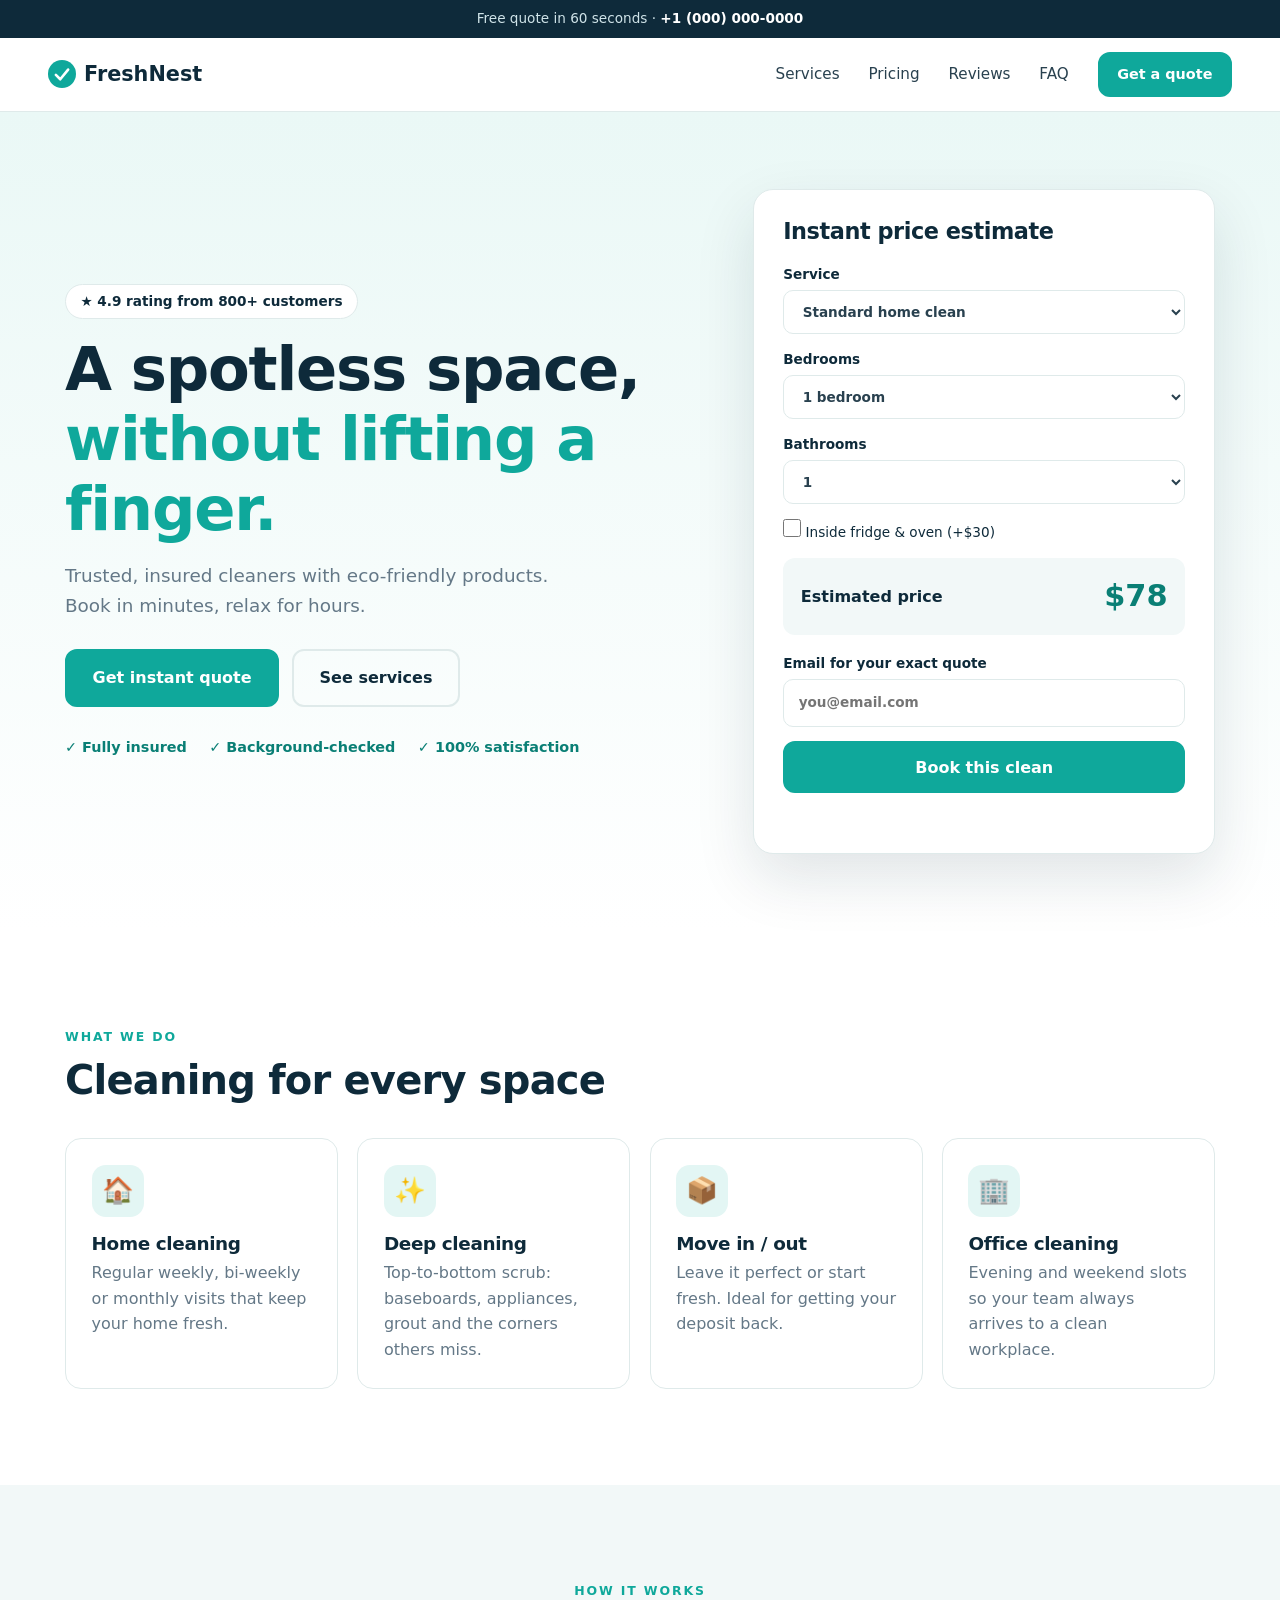
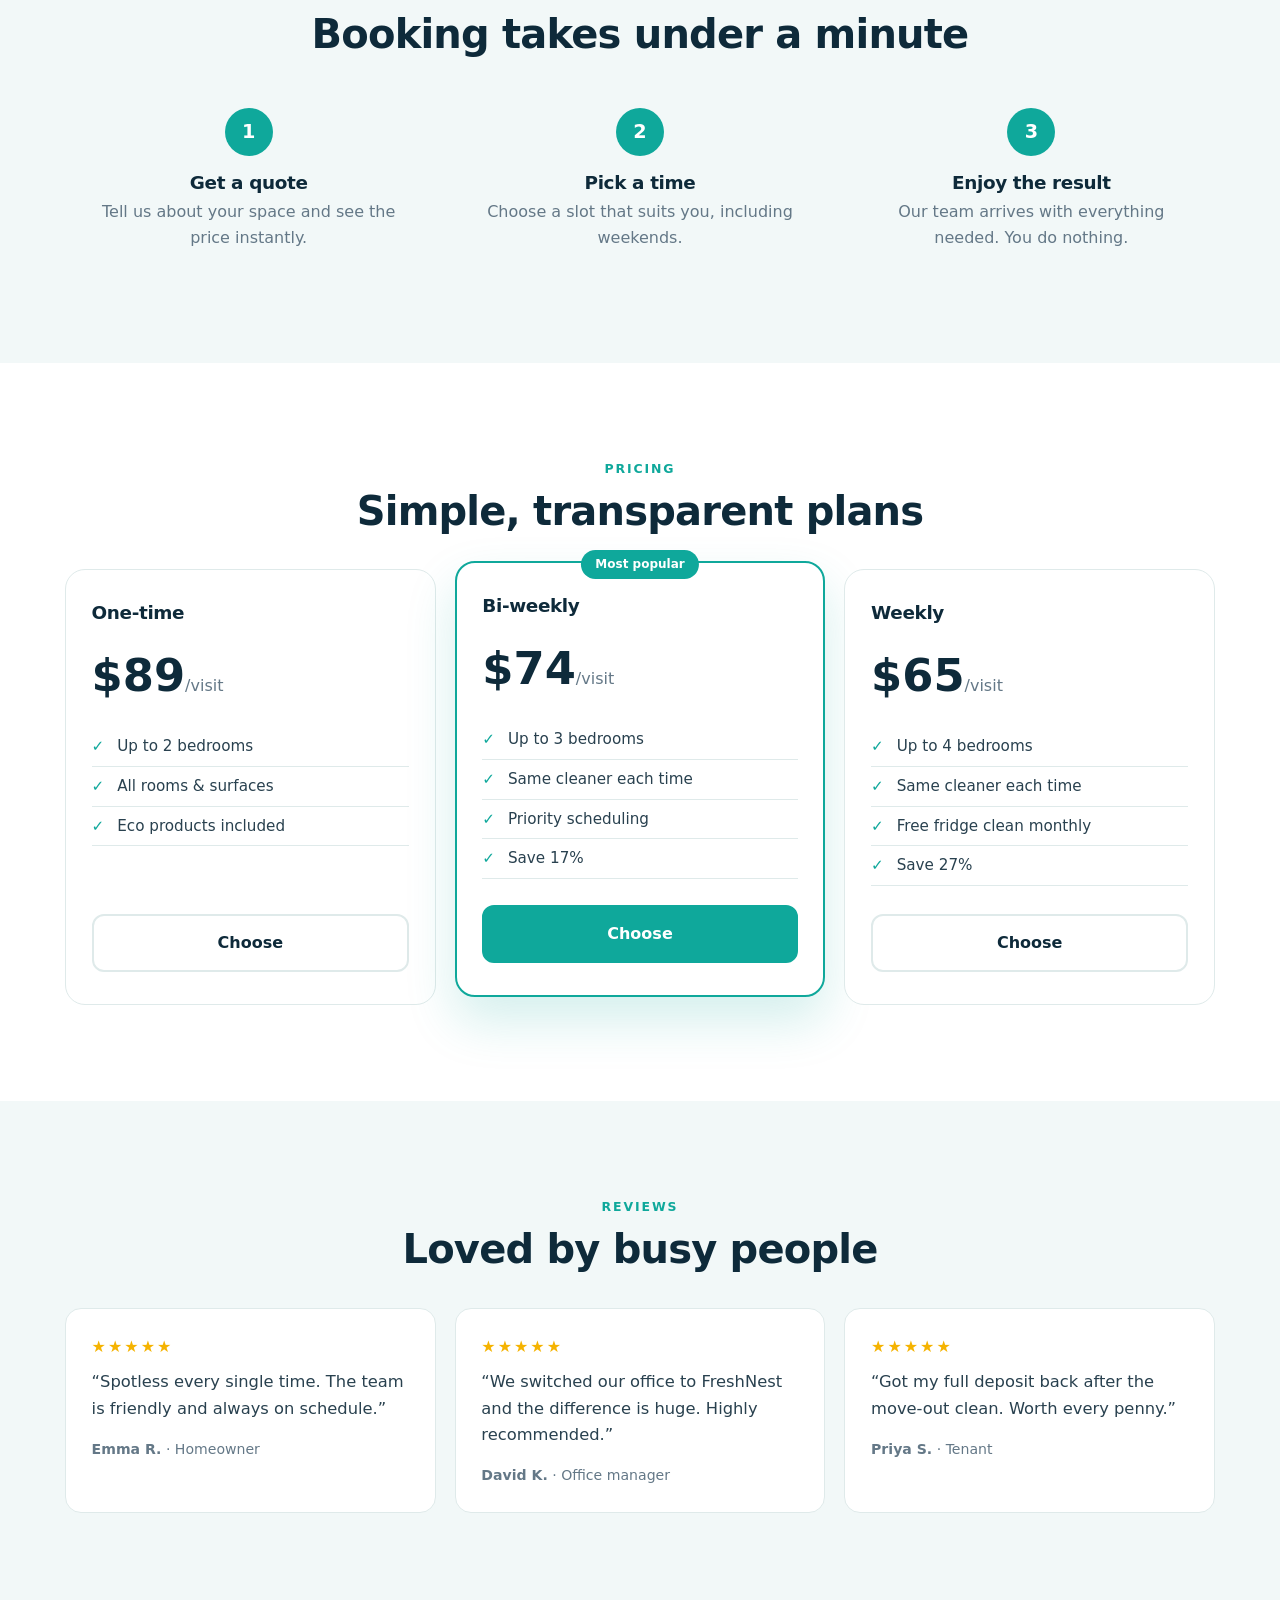
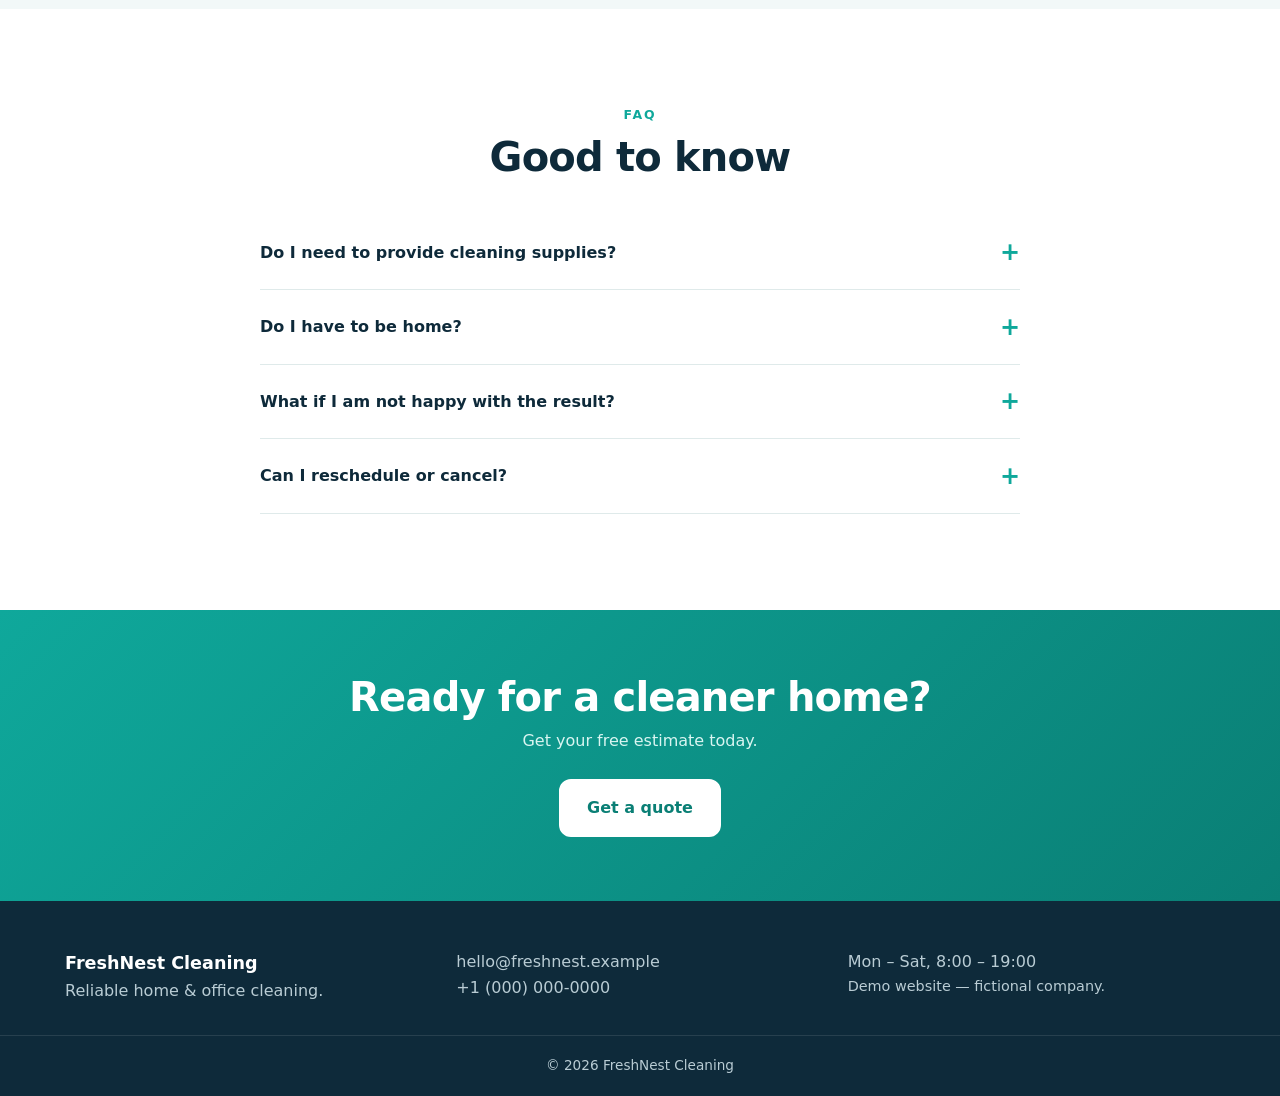
<file: demos/cleaning/index.html>
<!doctype html>
<html lang="en">
<head>
<meta charset="utf-8">
<meta name="viewport" content="width=device-width, initial-scale=1">
<title>FreshNest Cleaning | Home &amp; Office Cleaning Services</title>
<meta name="description" content="FreshNest provides reliable, eco-friendly home and office cleaning. Get an instant quote and book online in 60 seconds.">
<link rel="stylesheet" href="style.css">
</head>
<body>

<div class="topbar">Free quote in 60 seconds &middot; <a href="tel:+10000000000">+1 (000) 000-0000</a></div>

<header class="nav">
  <a class="logo" href="#">
    <svg width="28" height="28" viewBox="0 0 32 32" aria-hidden="true"><circle cx="16" cy="16" r="16" fill="#0fa89b"/><path d="M9 17l5 5 9-11" stroke="#fff" stroke-width="3" fill="none" stroke-linecap="round" stroke-linejoin="round"/></svg>
    FreshNest
  </a>
  <button class="burger" aria-label="Toggle menu" aria-expanded="false"><span></span><span></span></button>
  <nav id="main-nav">
    <a href="#services">Services</a>
    <a href="#pricing">Pricing</a>
    <a href="#reviews">Reviews</a>
    <a href="#faq">FAQ</a>
    <a class="btn btn-small" href="#quote">Get a quote</a>
  </nav>
</header>

<section class="hero">
  <div class="wrap hero-grid">
    <div>
      <span class="pill">&#9733; 4.9 rating from 800+ customers</span>
      <h1>A spotless space, <span class="hl">without lifting a finger.</span></h1>
      <p class="lead">Trusted, insured cleaners with eco-friendly products. Book in minutes, relax for hours.</p>
      <div class="hero-actions">
        <a class="btn" href="#quote">Get instant quote</a>
        <a class="btn btn-ghost" href="#services">See services</a>
      </div>
      <ul class="trust">
        <li>&#10003; Fully insured</li>
        <li>&#10003; Background-checked</li>
        <li>&#10003; 100% satisfaction</li>
      </ul>
    </div>

    <form class="quote-card" id="quote" novalidate>
      <h2>Instant price estimate</h2>
      <label>Service
        <select name="service" id="q-service">
          <option value="1">Standard home clean</option>
          <option value="1.5">Deep clean</option>
          <option value="1.3">Move-in / move-out</option>
          <option value="1.1">Office clean</option>
        </select>
      </label>
      <label>Bedrooms
        <select name="beds" id="q-beds">
          <option value="0">Studio</option>
          <option value="1" selected>1 bedroom</option>
          <option value="2">2 bedrooms</option>
          <option value="3">3 bedrooms</option>
          <option value="4">4+ bedrooms</option>
        </select>
      </label>
      <label>Bathrooms
        <select name="baths" id="q-baths">
          <option value="1">1</option><option value="2">2</option><option value="3">3+</option>
        </select>
      </label>
      <label class="check"><input type="checkbox" id="q-fridge"> Inside fridge &amp; oven (+$30)</label>
      <div class="estimate">
        <span>Estimated price</span>
        <strong id="q-total">$0</strong>
      </div>
      <label>Email for your exact quote
        <input type="email" name="email" required placeholder="you@email.com" autocomplete="email">
      </label>
      <button class="btn full" type="submit">Book this clean</button>
      <p class="form-msg" role="status" aria-live="polite"></p>
    </form>
  </div>
</section>

<section class="section" id="services">
  <div class="wrap">
    <p class="eyebrow">What we do</p>
    <h2>Cleaning for every space</h2>
    <div class="grid-4">
      <article class="service">
        <div class="icon">&#127968;</div>
        <h3>Home cleaning</h3>
        <p>Regular weekly, bi-weekly or monthly visits that keep your home fresh.</p>
      </article>
      <article class="service">
        <div class="icon">&#10024;</div>
        <h3>Deep cleaning</h3>
        <p>Top-to-bottom scrub: baseboards, appliances, grout and the corners others miss.</p>
      </article>
      <article class="service">
        <div class="icon">&#128230;</div>
        <h3>Move in / out</h3>
        <p>Leave it perfect or start fresh. Ideal for getting your deposit back.</p>
      </article>
      <article class="service">
        <div class="icon">&#127970;</div>
        <h3>Office cleaning</h3>
        <p>Evening and weekend slots so your team always arrives to a clean workplace.</p>
      </article>
    </div>
  </div>
</section>

<section class="section alt" id="how">
  <div class="wrap">
    <p class="eyebrow center">How it works</p>
    <h2 class="center">Booking takes under a minute</h2>
    <div class="steps">
      <div class="step"><span>1</span><h3>Get a quote</h3><p>Tell us about your space and see the price instantly.</p></div>
      <div class="step"><span>2</span><h3>Pick a time</h3><p>Choose a slot that suits you, including weekends.</p></div>
      <div class="step"><span>3</span><h3>Enjoy the result</h3><p>Our team arrives with everything needed. You do nothing.</p></div>
    </div>
  </div>
</section>

<section class="section" id="pricing">
  <div class="wrap">
    <p class="eyebrow center">Pricing</p>
    <h2 class="center">Simple, transparent plans</h2>
    <div class="plans">
      <div class="plan">
        <h3>One-time</h3>
        <p class="price">$89<span>/visit</span></p>
        <ul><li>Up to 2 bedrooms</li><li>All rooms &amp; surfaces</li><li>Eco products included</li></ul>
        <a class="btn btn-ghost full" href="#quote">Choose</a>
      </div>
      <div class="plan featured">
        <span class="badge">Most popular</span>
        <h3>Bi-weekly</h3>
        <p class="price">$74<span>/visit</span></p>
        <ul><li>Up to 3 bedrooms</li><li>Same cleaner each time</li><li>Priority scheduling</li><li>Save 17%</li></ul>
        <a class="btn full" href="#quote">Choose</a>
      </div>
      <div class="plan">
        <h3>Weekly</h3>
        <p class="price">$65<span>/visit</span></p>
        <ul><li>Up to 4 bedrooms</li><li>Same cleaner each time</li><li>Free fridge clean monthly</li><li>Save 27%</li></ul>
        <a class="btn btn-ghost full" href="#quote">Choose</a>
      </div>
    </div>
  </div>
</section>

<section class="section alt" id="reviews">
  <div class="wrap">
    <p class="eyebrow center">Reviews</p>
    <h2 class="center">Loved by busy people</h2>
    <div class="grid-3">
      <blockquote class="review"><p>&ldquo;Spotless every single time. The team is friendly and always on schedule.&rdquo;</p><footer><strong>Emma R.</strong> &middot; Homeowner</footer></blockquote>
      <blockquote class="review"><p>&ldquo;We switched our office to FreshNest and the difference is huge. Highly recommended.&rdquo;</p><footer><strong>David K.</strong> &middot; Office manager</footer></blockquote>
      <blockquote class="review"><p>&ldquo;Got my full deposit back after the move-out clean. Worth every penny.&rdquo;</p><footer><strong>Priya S.</strong> &middot; Tenant</footer></blockquote>
    </div>
  </div>
</section>

<section class="section" id="faq">
  <div class="wrap narrow">
    <p class="eyebrow center">FAQ</p>
    <h2 class="center">Good to know</h2>
    <details><summary>Do I need to provide cleaning supplies?</summary><p>No. Our team brings professional, eco-friendly products and equipment.</p></details>
    <details><summary>Do I have to be home?</summary><p>Not at all. Many clients leave a key or access code. All our cleaners are background-checked and insured.</p></details>
    <details><summary>What if I am not happy with the result?</summary><p>Tell us within 24 hours and we will re-clean the problem areas for free.</p></details>
    <details><summary>Can I reschedule or cancel?</summary><p>Yes, free of charge up to 24 hours before your appointment.</p></details>
  </div>
</section>

<section class="cta">
  <div class="wrap center">
    <h2>Ready for a cleaner home?</h2>
    <p>Get your free estimate today.</p>
    <a class="btn btn-white" href="#quote">Get a quote</a>
  </div>
</section>

<footer class="footer">
  <div class="wrap footer-grid">
    <div><strong>FreshNest Cleaning</strong><p>Reliable home &amp; office cleaning.</p></div>
    <div><p>hello@freshnest.example</p><p>+1 (000) 000-0000</p></div>
    <div><p>Mon &ndash; Sat, 8:00 &ndash; 19:00</p><p class="muted">Demo website &mdash; fictional company.</p></div>
  </div>
  <p class="copy">&copy; <span id="year"></span> FreshNest Cleaning</p>
</footer>

<script src="script.js"></script>
</body>
</html>
</file>
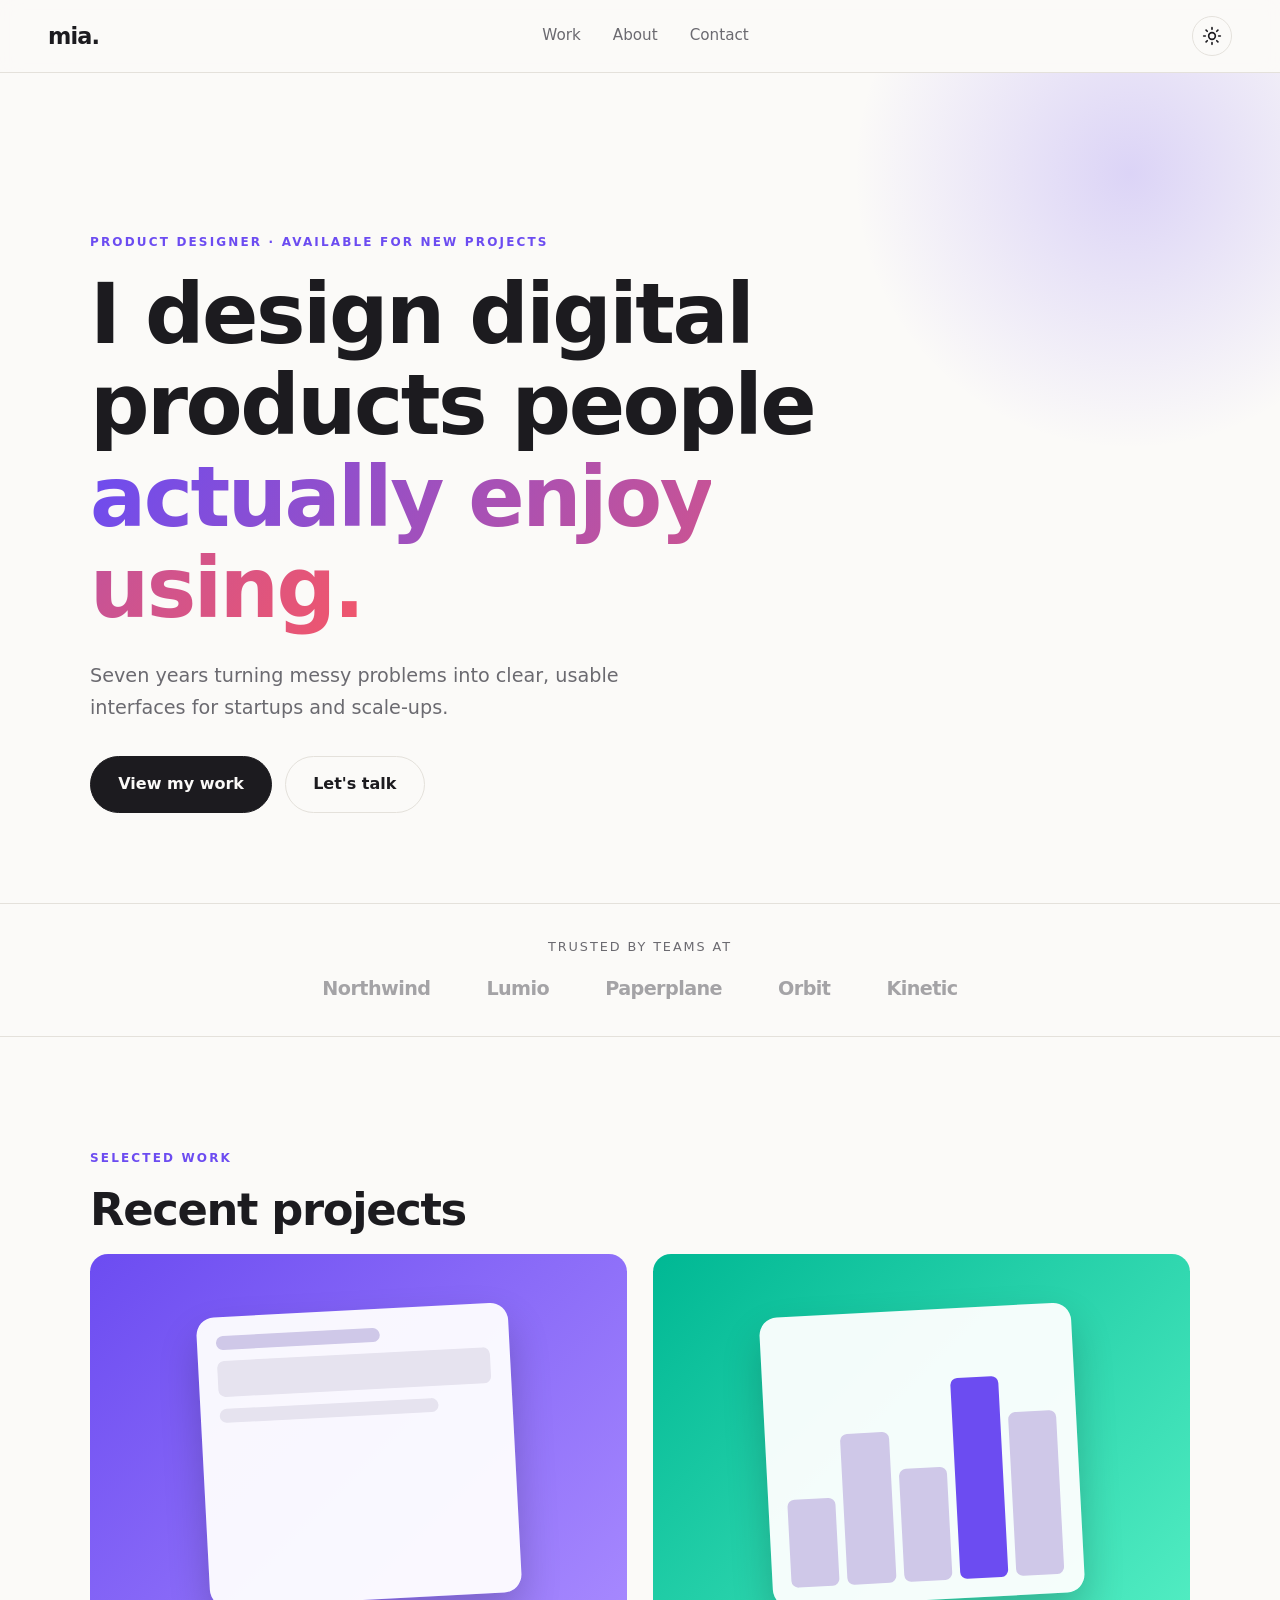
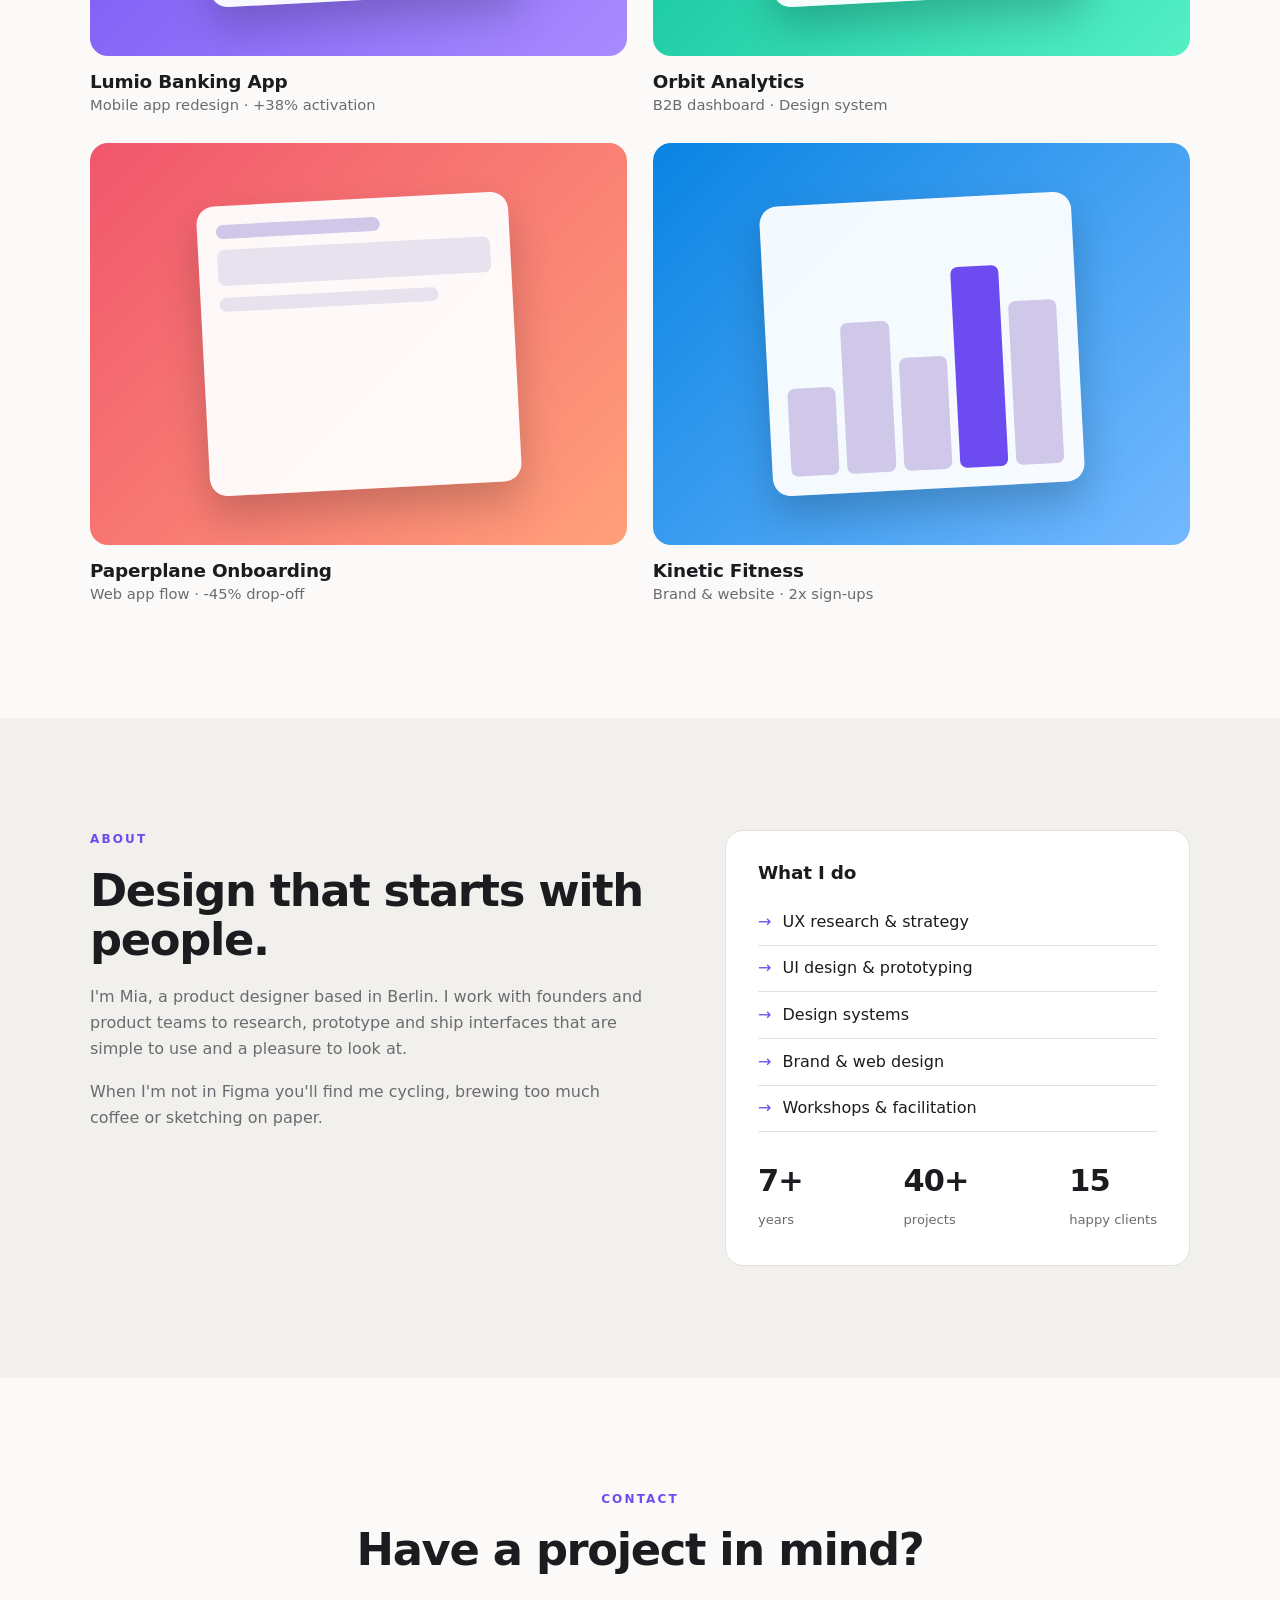
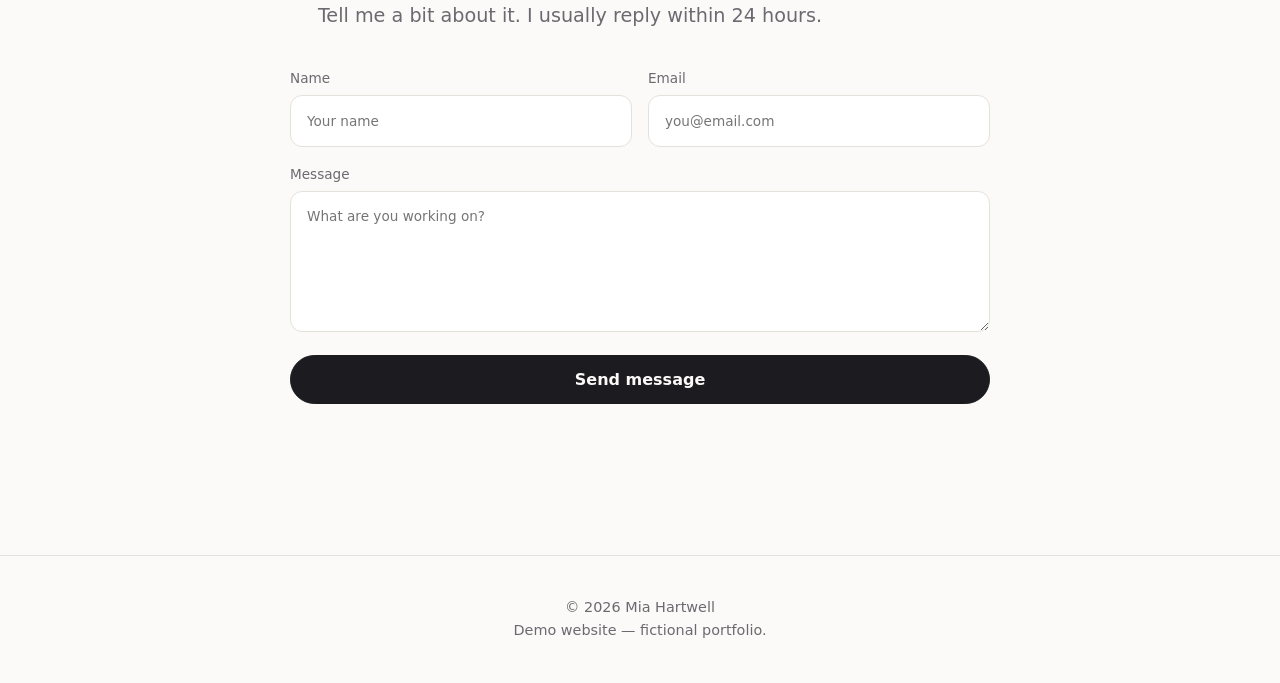
<file: demos/portfolio/index.html>
<!doctype html>
<html lang="en">
<head>
<meta charset="utf-8">
<meta name="viewport" content="width=device-width, initial-scale=1">
<title>Mia Hartwell | Product Designer</title>
<meta name="description" content="Portfolio of Mia Hartwell, product designer crafting clear, human-centered digital products.">
<link rel="stylesheet" href="style.css">
</head>
<body>

<header class="nav">
  <a class="logo" href="#top">mia.</a>
  <nav id="site-nav">
    <a href="#work">Work</a>
    <a href="#about">About</a>
    <a href="#contact">Contact</a>
  </nav>
  <div class="nav-right">
    <button class="theme" id="theme-toggle" aria-label="Toggle dark mode">
      <svg class="sun" width="20" height="20" viewBox="0 0 24 24" fill="none" stroke="currentColor" stroke-width="2" stroke-linecap="round"><circle cx="12" cy="12" r="4"/><path d="M12 2v2M12 20v2M4.9 4.9l1.4 1.4M17.7 17.7l1.4 1.4M2 12h2M20 12h2M4.9 19.1l1.4-1.4M17.7 6.3l1.4-1.4"/></svg>
      <svg class="moon" width="20" height="20" viewBox="0 0 24 24" fill="none" stroke="currentColor" stroke-width="2" stroke-linecap="round" stroke-linejoin="round"><path d="M21 12.8A9 9 0 1 1 11.2 3a7 7 0 0 0 9.8 9.8z"/></svg>
    </button>
    <button class="burger" aria-label="Toggle menu" aria-expanded="false"><span></span><span></span></button>
  </div>
</header>

<main id="top">
  <section class="hero">
    <div class="wrap">
      <p class="eyebrow reveal">Product designer &middot; Available for new projects</p>
      <h1 class="reveal">I design digital products people <span class="grad">actually enjoy using.</span></h1>
      <p class="lead reveal">Seven years turning messy problems into clear, usable interfaces for startups and scale-ups.</p>
      <div class="hero-actions reveal">
        <a class="btn" href="#work">View my work</a>
        <a class="btn btn-ghost" href="#contact">Let's talk</a>
      </div>
    </div>
  </section>

  <section class="logos">
    <div class="wrap">
      <p>Trusted by teams at</p>
      <div class="logo-row"><span>Northwind</span><span>Lumio</span><span>Paperplane</span><span>Orbit</span><span>Kinetic</span></div>
    </div>
  </section>

  <section class="section" id="work">
    <div class="wrap">
      <div class="head">
        <p class="eyebrow">Selected work</p>
        <h2>Recent projects</h2>
      </div>
      <div class="projects">
        <a class="project reveal" href="#contact">
          <div class="thumb t1"><div class="mock"><i></i><i></i><i></i></div></div>
          <div class="meta"><h3>Lumio Banking App</h3><p>Mobile app redesign &middot; +38% activation</p></div>
        </a>
        <a class="project reveal" href="#contact">
          <div class="thumb t2"><div class="mock chart"><i></i><i></i><i></i><i></i><i></i></div></div>
          <div class="meta"><h3>Orbit Analytics</h3><p>B2B dashboard &middot; Design system</p></div>
        </a>
        <a class="project reveal" href="#contact">
          <div class="thumb t3"><div class="mock"><i></i><i></i><i></i></div></div>
          <div class="meta"><h3>Paperplane Onboarding</h3><p>Web app flow &middot; -45% drop-off</p></div>
        </a>
        <a class="project reveal" href="#contact">
          <div class="thumb t4"><div class="mock chart"><i></i><i></i><i></i><i></i><i></i></div></div>
          <div class="meta"><h3>Kinetic Fitness</h3><p>Brand &amp; website &middot; 2x sign-ups</p></div>
        </a>
      </div>
    </div>
  </section>

  <section class="section alt" id="about">
    <div class="wrap about">
      <div>
        <p class="eyebrow">About</p>
        <h2>Design that starts with people.</h2>
        <p>I'm Mia, a product designer based in Berlin. I work with founders and product teams to research, prototype and ship interfaces that are simple to use and a pleasure to look at.</p>
        <p>When I'm not in Figma you'll find me cycling, brewing too much coffee or sketching on paper.</p>
      </div>
      <div class="skills">
        <h3>What I do</h3>
        <ul>
          <li>UX research &amp; strategy</li>
          <li>UI design &amp; prototyping</li>
          <li>Design systems</li>
          <li>Brand &amp; web design</li>
          <li>Workshops &amp; facilitation</li>
        </ul>
        <div class="stats">
          <div><strong>7+</strong><span>years</span></div>
          <div><strong>40+</strong><span>projects</span></div>
          <div><strong>15</strong><span>happy clients</span></div>
        </div>
      </div>
    </div>
  </section>

  <section class="section" id="contact">
    <div class="wrap narrow">
      <p class="eyebrow center">Contact</p>
      <h2 class="center">Have a project in mind?</h2>
      <p class="center lead">Tell me a bit about it. I usually reply within 24 hours.</p>
      <form class="form" id="contact-form" novalidate>
        <div class="row">
          <label>Name<input type="text" name="name" required placeholder="Your name" autocomplete="name"></label>
          <label>Email<input type="email" name="email" required placeholder="you@email.com" autocomplete="email"></label>
        </div>
        <label>Message<textarea name="message" rows="5" required placeholder="What are you working on?"></textarea></label>
        <button class="btn full" type="submit">Send message</button>
        <p class="form-msg" role="status" aria-live="polite"></p>
      </form>
    </div>
  </section>
</main>

<footer class="footer">
  <p>&copy; <span id="year"></span> Mia Hartwell</p>
  <p class="muted">Demo website &mdash; fictional portfolio.</p>
</footer>

<script src="script.js"></script>
</body>
</html>
</file>
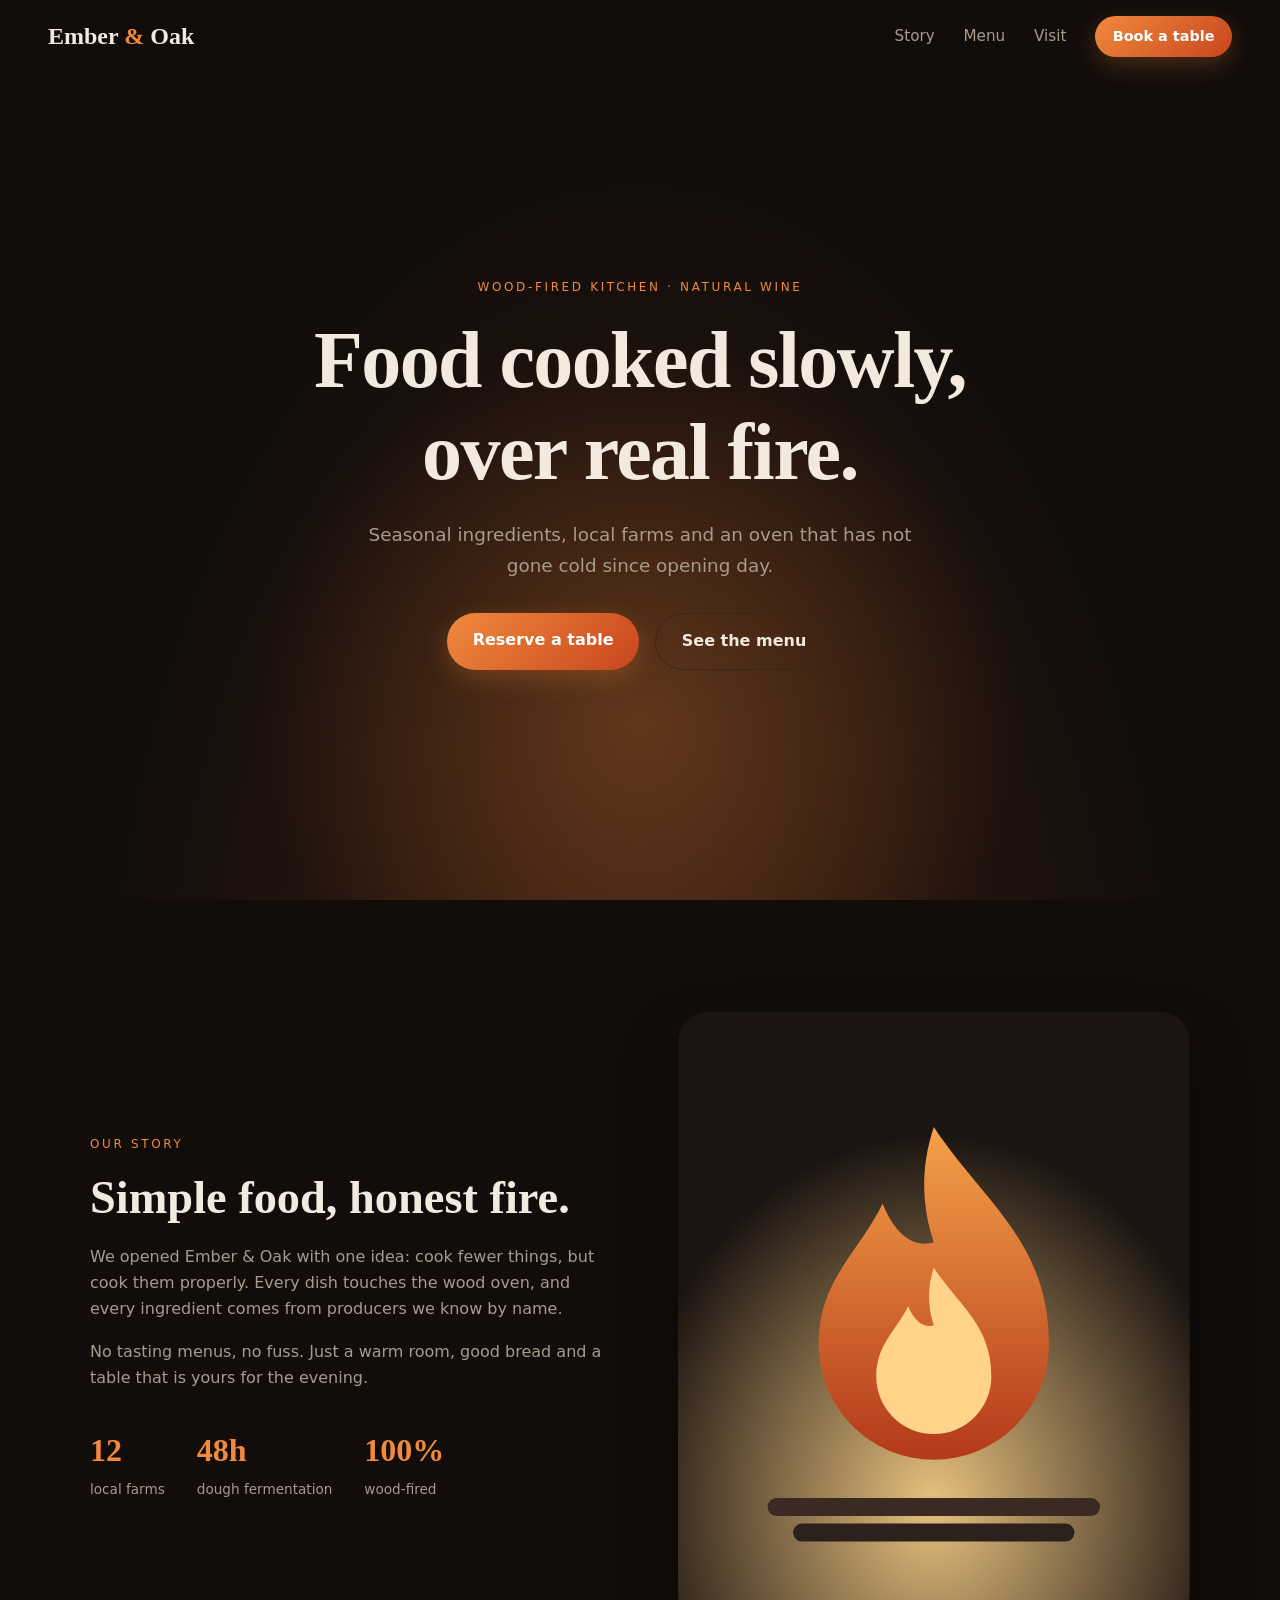
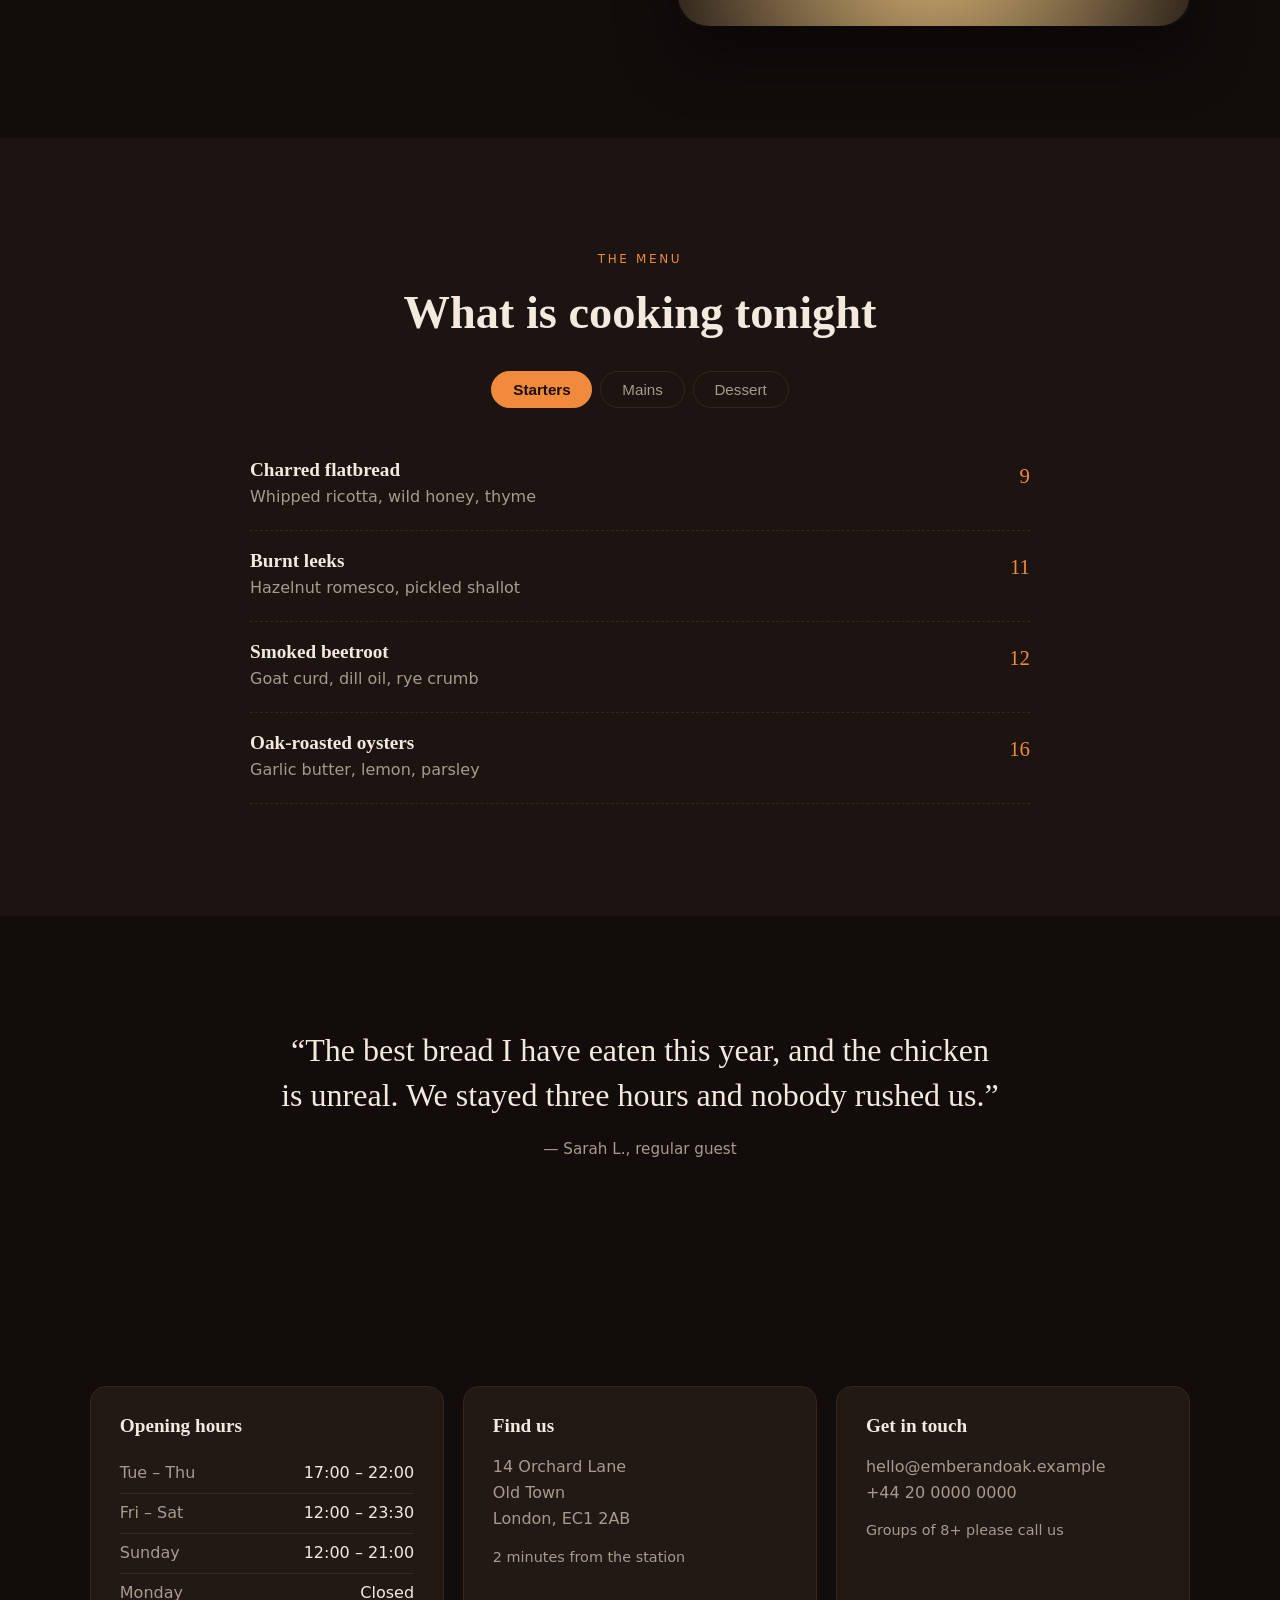
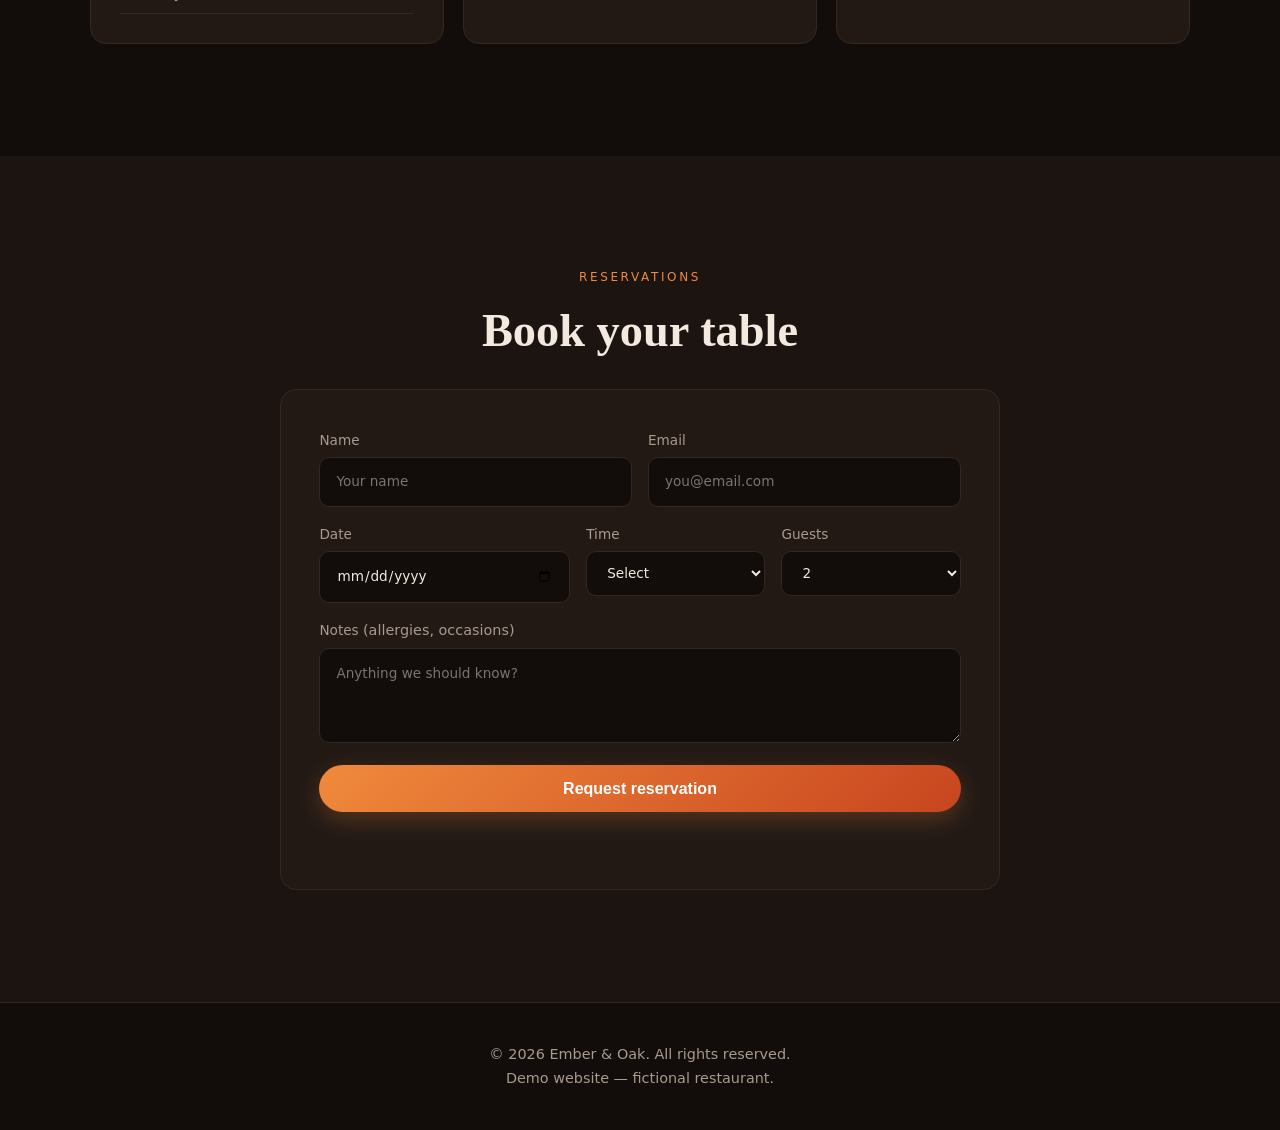
<file: demos/restaurant/index.html>
<!doctype html>
<html lang="en">
<head>
<meta charset="utf-8">
<meta name="viewport" content="width=device-width, initial-scale=1">
<title>Ember &amp; Oak | Wood-Fired Kitchen</title>
<meta name="description" content="Ember &amp; Oak is a wood-fired kitchen serving seasonal dishes, natural wine and slow evenings. Book your table online.">
<link rel="stylesheet" href="style.css">
</head>
<body>

<header class="nav" id="top">
  <a class="logo" href="#top">Ember <span>&amp;</span> Oak</a>
  <button class="burger" aria-label="Toggle menu" aria-expanded="false"><span></span><span></span></button>
  <nav id="menu-nav">
    <a href="#about">Story</a>
    <a href="#menu">Menu</a>
    <a href="#visit">Visit</a>
    <a class="btn btn-small" href="#book">Book a table</a>
  </nav>
</header>

<section class="hero">
  <div class="hero-inner">
    <p class="eyebrow">Wood-fired kitchen &middot; Natural wine</p>
    <h1>Food cooked slowly,<br>over real fire.</h1>
    <p class="lead">Seasonal ingredients, local farms and an oven that has not gone cold since opening day.</p>
    <div class="hero-actions">
      <a class="btn" href="#book">Reserve a table</a>
      <a class="btn btn-ghost" href="#menu">See the menu</a>
    </div>
  </div>
  <div class="hero-glow" aria-hidden="true"></div>
</section>

<section class="section about" id="about">
  <div class="wrap two-col">
    <div>
      <p class="eyebrow">Our story</p>
      <h2>Simple food, honest fire.</h2>
      <p>We opened Ember &amp; Oak with one idea: cook fewer things, but cook them properly. Every dish touches the wood oven, and every ingredient comes from producers we know by name.</p>
      <p>No tasting menus, no fuss. Just a warm room, good bread and a table that is yours for the evening.</p>
      <ul class="facts">
        <li><strong>12</strong><span>local farms</span></li>
        <li><strong>48h</strong><span>dough fermentation</span></li>
        <li><strong>100%</strong><span>wood-fired</span></li>
      </ul>
    </div>
    <div class="art" aria-hidden="true">
      <svg viewBox="0 0 400 480" role="img">
        <defs>
          <linearGradient id="g1" x1="0" y1="0" x2="0" y2="1">
            <stop offset="0" stop-color="#f6a14a"/><stop offset="1" stop-color="#b3391a"/>
          </linearGradient>
          <radialGradient id="g2" cx="50%" cy="80%" r="60%">
            <stop offset="0" stop-color="#ffd48a" stop-opacity=".9"/><stop offset="1" stop-color="#ffd48a" stop-opacity="0"/>
          </radialGradient>
        </defs>
        <rect width="400" height="480" rx="24" fill="#1b1411"/>
        <rect width="400" height="480" rx="24" fill="url(#g2)"/>
        <path d="M200 90c40 60 90 90 90 170a90 90 0 0 1-180 0c0-50 30-70 50-110 10 25 25 35 40 30-10-30-10-60 0-90z" fill="url(#g1)"/>
        <path d="M200 200c20 30 45 45 45 85a45 45 0 0 1-90 0c0-25 15-35 25-55 5 12 12 17 20 15-5-15-5-30 0-45z" fill="#ffd48a"/>
        <rect x="70" y="380" width="260" height="14" rx="7" fill="#3a2a22"/>
        <rect x="90" y="400" width="220" height="14" rx="7" fill="#2c211b"/>
      </svg>
    </div>
  </div>
</section>

<section class="section menu" id="menu">
  <div class="wrap">
    <p class="eyebrow center">The menu</p>
    <h2 class="center">What is cooking tonight</h2>

    <div class="tabs" role="tablist">
      <button role="tab" class="tab active" data-target="starters" aria-selected="true">Starters</button>
      <button role="tab" class="tab" data-target="mains" aria-selected="false">Mains</button>
      <button role="tab" class="tab" data-target="dessert" aria-selected="false">Dessert</button>
    </div>

    <div class="panel active" id="starters" role="tabpanel">
      <article class="dish"><div><h3>Charred flatbread</h3><p>Whipped ricotta, wild honey, thyme</p></div><span>9</span></article>
      <article class="dish"><div><h3>Burnt leeks</h3><p>Hazelnut romesco, pickled shallot</p></div><span>11</span></article>
      <article class="dish"><div><h3>Smoked beetroot</h3><p>Goat curd, dill oil, rye crumb</p></div><span>12</span></article>
      <article class="dish"><div><h3>Oak-roasted oysters</h3><p>Garlic butter, lemon, parsley</p></div><span>16</span></article>
    </div>

    <div class="panel" id="mains" role="tabpanel">
      <article class="dish"><div><h3>Fire-roasted chicken</h3><p>Pan juices, charred greens, potato</p></div><span>24</span></article>
      <article class="dish"><div><h3>Dry-aged ribeye</h3><p>Bone marrow butter, watercress</p></div><span>38</span></article>
      <article class="dish"><div><h3>Mushroom &amp; barley</h3><p>Smoked egg yolk, aged cheddar <em>(v)</em></p></div><span>21</span></article>
      <article class="dish"><div><h3>Whole sea bream</h3><p>Salsa verde, blistered tomatoes</p></div><span>29</span></article>
    </div>

    <div class="panel" id="dessert" role="tabpanel">
      <article class="dish"><div><h3>Burnt honey tart</h3><p>Crème fraîche, sea salt</p></div><span>9</span></article>
      <article class="dish"><div><h3>Baked apple</h3><p>Oat crumble, vanilla cream</p></div><span>8</span></article>
      <article class="dish"><div><h3>Dark chocolate pot</h3><p>Olive oil, flaky salt</p></div><span>9</span></article>
    </div>
  </div>
</section>

<section class="section quote">
  <div class="wrap narrow center">
    <p class="big-quote">&ldquo;The best bread I have eaten this year, and the chicken is unreal. We stayed three hours and nobody rushed us.&rdquo;</p>
    <p class="by">&mdash; Sarah L., regular guest</p>
  </div>
</section>

<section class="section visit" id="visit">
  <div class="wrap three-col">
    <div class="card">
      <h3>Opening hours</h3>
      <table>
        <tr><td>Tue &ndash; Thu</td><td>17:00 &ndash; 22:00</td></tr>
        <tr><td>Fri &ndash; Sat</td><td>12:00 &ndash; 23:30</td></tr>
        <tr><td>Sunday</td><td>12:00 &ndash; 21:00</td></tr>
        <tr><td>Monday</td><td>Closed</td></tr>
      </table>
    </div>
    <div class="card">
      <h3>Find us</h3>
      <p>14 Orchard Lane<br>Old Town<br>London, EC1 2AB</p>
      <p class="muted">2 minutes from the station</p>
    </div>
    <div class="card">
      <h3>Get in touch</h3>
      <p>hello@emberandoak.example<br>+44 20 0000 0000</p>
      <p class="muted">Groups of 8+ please call us</p>
    </div>
  </div>
</section>

<section class="section book" id="book">
  <div class="wrap narrow">
    <p class="eyebrow center">Reservations</p>
    <h2 class="center">Book your table</h2>
    <form class="form" id="booking-form" novalidate>
      <div class="row">
        <label>Name<input name="name" type="text" required autocomplete="name" placeholder="Your name"></label>
        <label>Email<input name="email" type="email" required autocomplete="email" placeholder="you@email.com"></label>
      </div>
      <div class="row three">
        <label>Date<input name="date" type="date" required></label>
        <label>Time
          <select name="time" required>
            <option value="">Select</option>
            <option>17:30</option><option>18:00</option><option>18:30</option>
            <option>19:00</option><option>19:30</option><option>20:00</option><option>20:30</option>
          </select>
        </label>
        <label>Guests
          <select name="guests" required>
            <option>1</option><option selected>2</option><option>3</option><option>4</option>
            <option>5</option><option>6</option><option>7</option>
          </select>
        </label>
      </div>
      <label>Notes <span class="muted">(allergies, occasions)</span>
        <textarea name="notes" rows="3" placeholder="Anything we should know?"></textarea>
      </label>
      <button class="btn full" type="submit">Request reservation</button>
      <p class="form-msg" role="status" aria-live="polite"></p>
    </form>
  </div>
</section>

<footer class="footer">
  <p>&copy; <span id="year"></span> Ember &amp; Oak. All rights reserved.</p>
  <p class="muted">Demo website &mdash; fictional restaurant.</p>
</footer>

<script src="script.js"></script>
</body>
</html>
</file>
<file: demos/cleaning/style.css>
:root {
  --teal: #0fa89b;
  --teal-dark: #0a7f75;
  --navy: #0e2a3a;
  --bg: #ffffff;
  --alt: #f2f8f8;
  --text: #29414f;
  --muted: #647887;
  --line: #dfeaea;
  --radius: 16px;
  --font: system-ui, -apple-system, "Segoe UI", Roboto, Helvetica, Arial, sans-serif;
}

* { box-sizing: border-box; margin: 0; padding: 0; }
html { scroll-behavior: smooth; }
body { font-family: var(--font); color: var(--text); background: var(--bg); line-height: 1.6; -webkit-font-smoothing: antialiased; }
a { color: inherit; text-decoration: none; }

h1, h2, h3 { color: var(--navy); line-height: 1.15; letter-spacing: -0.02em; }
h1 { font-size: clamp(2.3rem, 5.5vw, 3.8rem); margin: 1rem 0; }
h2 { font-size: clamp(1.7rem, 3.5vw, 2.5rem); margin-bottom: 2.2rem; }
h3 { font-size: 1.15rem; margin-bottom: .4rem; }
p { color: var(--muted); }

.wrap { width: min(1150px, 100% - 2rem); margin-inline: auto; }
.narrow { width: min(760px, 100% - 2rem); margin-inline: auto; }
.center { text-align: center; }
.muted { color: var(--muted); font-size: .9rem; }
.hl { color: var(--teal); }

.eyebrow { text-transform: uppercase; letter-spacing: .15em; font-weight: 700; font-size: .78rem; color: var(--teal); margin-bottom: .6rem; }
.eyebrow.center { text-align: center; }

/* Top bar & nav */
.topbar { background: var(--navy); color: #cfe3e8; text-align: center; font-size: .85rem; padding: .5rem 1rem; }
.topbar a { color: #fff; font-weight: 600; }
.nav { position: sticky; top: 0; z-index: 50; display: flex; align-items: center; justify-content: space-between; padding: .9rem clamp(1rem, 4vw, 3rem); background: rgba(255,255,255,.92); backdrop-filter: blur(8px); border-bottom: 1px solid var(--line); }
.logo { display: flex; align-items: center; gap: .5rem; font-weight: 800; font-size: 1.3rem; color: var(--navy); }
.nav nav { display: flex; align-items: center; gap: 1.8rem; }
.nav nav a:not(.btn) { font-weight: 500; font-size: .95rem; }
.nav nav a:not(.btn):hover { color: var(--teal); }
.burger { display: none; background: none; border: 0; width: 32px; height: 32px; cursor: pointer; position: relative; }
.burger span { position: absolute; left: 4px; right: 4px; height: 2px; background: var(--navy); transition: .25s; }
.burger span:first-child { top: 11px; }
.burger span:last-child { top: 19px; }
.burger[aria-expanded="true"] span:first-child { top: 15px; transform: rotate(45deg); }
.burger[aria-expanded="true"] span:last-child { top: 15px; transform: rotate(-45deg); }

/* Buttons */
.btn { display: inline-block; padding: .9rem 1.6rem; border-radius: 12px; background: var(--teal); color: #fff; font-weight: 700; border: 2px solid var(--teal); cursor: pointer; font-size: 1rem; font-family: inherit; text-align: center; transition: .2s; }
.btn:hover { background: var(--teal-dark); border-color: var(--teal-dark); transform: translateY(-1px); }
.btn-ghost { background: transparent; color: var(--navy); border-color: var(--line); }
.btn-ghost:hover { background: var(--alt); border-color: var(--teal); color: var(--navy); }
.btn-small { padding: .55rem 1.1rem; font-size: .9rem; }
.btn-white { background: #fff; color: var(--teal-dark); border-color: #fff; }
.btn-white:hover { background: #eafaf8; border-color: #eafaf8; }
.btn.full { display: block; width: 100%; }

/* Hero */
.hero { padding: clamp(2.5rem, 6vw, 5rem) 0; background: linear-gradient(180deg, #eaf8f6 0%, #fff 100%); }
.hero-grid { display: grid; grid-template-columns: 1.15fr .85fr; gap: clamp(2rem, 5vw, 4rem); align-items: center; }
.pill { display: inline-block; background: #fff; border: 1px solid var(--line); color: var(--navy); font-size: .85rem; font-weight: 600; padding: .35rem .9rem; border-radius: 999px; }
.lead { font-size: 1.15rem; max-width: 520px; margin-bottom: 1.8rem; }
.hero-actions { display: flex; gap: .8rem; flex-wrap: wrap; }
.trust { list-style: none; display: flex; gap: 1.4rem; flex-wrap: wrap; margin-top: 1.8rem; font-size: .9rem; font-weight: 600; color: var(--navy); }
.trust li { color: var(--teal-dark); }

/* Quote card */
.quote-card { background: #fff; border: 1px solid var(--line); border-radius: 20px; padding: 1.8rem; box-shadow: 0 24px 60px rgba(14, 42, 58, .12); }
.quote-card h2 { font-size: 1.4rem; margin-bottom: 1.2rem; }
.quote-card label { display: block; font-size: .85rem; font-weight: 600; color: var(--navy); margin-bottom: .9rem; }
select, input[type=email] { width: 100%; margin-top: .3rem; padding: .75rem .9rem; border: 1px solid var(--line); border-radius: 10px; font: inherit; color: var(--text); background: #fff; transition: border-color .2s; }
select:focus, input[type=email]:focus { outline: none; border-color: var(--teal); box-shadow: 0 0 0 3px rgba(15,168,155,.15); }
input.error { border-color: #d9534f; }
.check { display: flex; align-items: center; gap: .5rem; font-weight: 500 !important; cursor: pointer; }
.check input { accent-color: var(--teal); width: 18px; height: 18px; }
.estimate { display: flex; justify-content: space-between; align-items: center; background: var(--alt); border-radius: 12px; padding: .9rem 1.1rem; margin: .4rem 0 1.1rem; }
.estimate span { font-weight: 600; color: var(--navy); }
.estimate strong { font-size: 1.9rem; color: var(--teal-dark); }
.form-msg { margin-top: .8rem; text-align: center; font-size: .9rem; min-height: 1.3em; }
.form-msg.ok { color: var(--teal-dark); }
.form-msg.err { color: #d9534f; }

/* Sections */
.section { padding: clamp(3.5rem, 8vw, 6rem) 0; }
.section.alt { background: var(--alt); }
.grid-4 { display: grid; grid-template-columns: repeat(4, 1fr); gap: 1.2rem; }
.grid-3 { display: grid; grid-template-columns: repeat(3, 1fr); gap: 1.2rem; }
.service { background: #fff; border: 1px solid var(--line); border-radius: var(--radius); padding: 1.6rem; transition: .25s; }
.service:hover { transform: translateY(-4px); box-shadow: 0 16px 36px rgba(14,42,58,.1); border-color: var(--teal); }
.icon { width: 52px; height: 52px; display: grid; place-items: center; font-size: 1.6rem; background: #e3f6f4; border-radius: 14px; margin-bottom: 1rem; }

.steps { display: grid; grid-template-columns: repeat(3, 1fr); gap: 1.5rem; }
.step { text-align: center; padding: 1rem; }
.step span { display: inline-grid; place-items: center; width: 48px; height: 48px; border-radius: 50%; background: var(--teal); color: #fff; font-weight: 800; font-size: 1.2rem; margin-bottom: 1rem; }

/* Plans */
.plans { display: grid; grid-template-columns: repeat(3, 1fr); gap: 1.2rem; align-items: stretch; }
.plan { position: relative; background: #fff; border: 1px solid var(--line); border-radius: 20px; padding: 2rem 1.6rem; display: flex; flex-direction: column; }
.plan.featured { border: 2px solid var(--teal); box-shadow: 0 24px 50px rgba(15,168,155,.18); transform: translateY(-8px); }
.badge { position: absolute; top: -13px; left: 50%; transform: translateX(-50%); background: var(--teal); color: #fff; font-size: .75rem; font-weight: 700; padding: .3rem .9rem; border-radius: 999px; white-space: nowrap; }
.price { font-size: 2.8rem; font-weight: 800; color: var(--navy); margin: .6rem 0 1rem; }
.price span { font-size: 1rem; font-weight: 500; color: var(--muted); }
.plan ul { list-style: none; margin-bottom: 1.6rem; flex: 1; }
.plan li { padding: .45rem 0 .45rem 1.6rem; position: relative; border-bottom: 1px solid var(--line); font-size: .95rem; }
.plan li::before { content: "\2713"; position: absolute; left: 0; color: var(--teal); font-weight: 800; }

/* Reviews */
.review { background: #fff; border: 1px solid var(--line); border-radius: var(--radius); padding: 1.6rem; }
.review p { color: var(--text); font-size: 1.02rem; margin-bottom: 1rem; }
.review footer { font-size: .88rem; color: var(--muted); }
.review::before { content: "\2605\2605\2605\2605\2605"; display: block; color: #f5b301; letter-spacing: 2px; margin-bottom: .6rem; }

/* FAQ */
details { border-bottom: 1px solid var(--line); padding: 1.1rem 0; }
summary { font-weight: 600; color: var(--navy); cursor: pointer; list-style: none; display: flex; justify-content: space-between; align-items: center; gap: 1rem; }
summary::-webkit-details-marker { display: none; }
summary::after { content: "+"; font-size: 1.5rem; color: var(--teal); transition: transform .2s; }
details[open] summary::after { transform: rotate(45deg); }
details p { margin-top: .7rem; }

/* CTA & footer */
.cta { background: linear-gradient(135deg, var(--teal), var(--teal-dark)); padding: 4rem 0; }
.cta h2 { color: #fff; margin-bottom: .5rem; }
.cta p { color: #d9f5f1; margin-bottom: 1.6rem; }
.footer { background: var(--navy); color: #b9ccd4; padding-top: 3rem; }
.footer p, .footer strong { color: inherit; }
.footer strong { color: #fff; font-size: 1.1rem; }
.footer-grid { display: grid; grid-template-columns: repeat(3, 1fr); gap: 1.5rem; padding-bottom: 2rem; }
.copy { text-align: center; border-top: 1px solid rgba(255,255,255,.1); padding: 1.2rem; font-size: .85rem; }

/* Responsive */
@media (max-width: 960px) {
  .hero-grid, .plans, .grid-3, .steps, .footer-grid { grid-template-columns: 1fr; }
  .grid-4 { grid-template-columns: repeat(2, 1fr); }
  .plan.featured { transform: none; }
  .burger { display: block; }
  .nav nav { position: absolute; top: 100%; left: 0; right: 0; flex-direction: column; align-items: stretch; text-align: center; gap: 1rem; padding: 1.4rem; background: #fff; border-bottom: 1px solid var(--line); display: none; }
  .nav nav.open { display: flex; }
}
@media (max-width: 560px) {
  .grid-4 { grid-template-columns: 1fr; }
}
@media (prefers-reduced-motion: reduce) {
  * { transition: none !important; scroll-behavior: auto !important; }
}
</file>
<file: demos/portfolio/style.css>
:root {
  --bg: #fbfaf8;
  --alt: #f2f0ec;
  --card: #ffffff;
  --text: #1c1b1f;
  --muted: #6b6a70;
  --line: #e4e1db;
  --accent: #6c4cf1;
  --accent-2: #f1566c;
  --radius: 18px;
  --font: system-ui, -apple-system, "Segoe UI", Roboto, Helvetica, Arial, sans-serif;
}
:root[data-theme="dark"] {
  --bg: #0e0e12;
  --alt: #14141a;
  --card: #1a1a22;
  --text: #f1f0f5;
  --muted: #9b9aa6;
  --line: #2a2a35;
}

* { box-sizing: border-box; margin: 0; padding: 0; }
html { scroll-behavior: smooth; }
body { font-family: var(--font); background: var(--bg); color: var(--text); line-height: 1.65; -webkit-font-smoothing: antialiased; transition: background .3s, color .3s; }
a { color: inherit; text-decoration: none; }

h1, h2, h3 { line-height: 1.1; letter-spacing: -0.03em; }
h1 { font-size: clamp(2.6rem, 7vw, 5.2rem); max-width: 14ch; }
h2 { font-size: clamp(1.8rem, 4vw, 2.8rem); margin-bottom: 1.2rem; }
h3 { font-size: 1.15rem; letter-spacing: -0.01em; }
p { color: var(--muted); }

.wrap { width: min(1100px, 100% - 2rem); margin-inline: auto; }
.narrow { width: min(700px, 100% - 2rem); margin-inline: auto; }
.center { text-align: center; }
.muted { font-size: .9rem; }
.eyebrow { text-transform: uppercase; letter-spacing: .18em; font-size: .75rem; font-weight: 700; color: var(--accent); margin-bottom: 1rem; }
.eyebrow.center { text-align: center; }
.grad { background: linear-gradient(120deg, var(--accent), var(--accent-2)); -webkit-background-clip: text; background-clip: text; color: transparent; }

/* Nav */
.nav { position: sticky; top: 0; z-index: 50; display: flex; align-items: center; justify-content: space-between; padding: 1rem clamp(1rem, 4vw, 3rem); background: color-mix(in srgb, var(--bg) 85%, transparent); backdrop-filter: blur(10px); border-bottom: 1px solid var(--line); }
.logo { font-weight: 800; font-size: 1.4rem; letter-spacing: -0.04em; }
.nav nav { display: flex; gap: 2rem; }
.nav nav a { font-size: .95rem; color: var(--muted); font-weight: 500; transition: color .2s; }
.nav nav a:hover { color: var(--text); }
.nav-right { display: flex; align-items: center; gap: .6rem; }
.theme { background: none; border: 1px solid var(--line); color: var(--text); width: 40px; height: 40px; border-radius: 50%; cursor: pointer; display: grid; place-items: center; transition: .2s; }
.theme:hover { border-color: var(--accent); }
.theme .moon { display: none; }
:root[data-theme="dark"] .theme .sun { display: none; }
:root[data-theme="dark"] .theme .moon { display: block; }
.burger { display: none; background: none; border: 0; width: 36px; height: 36px; cursor: pointer; position: relative; }
.burger span { position: absolute; left: 6px; right: 6px; height: 2px; background: var(--text); transition: .25s; }
.burger span:first-child { top: 13px; }
.burger span:last-child { top: 21px; }
.burger[aria-expanded="true"] span:first-child { top: 17px; transform: rotate(45deg); }
.burger[aria-expanded="true"] span:last-child { top: 17px; transform: rotate(-45deg); }

/* Buttons */
.btn { display: inline-block; padding: .9rem 1.7rem; border-radius: 999px; background: var(--text); color: var(--bg); font-weight: 600; border: 1px solid var(--text); cursor: pointer; font-size: 1rem; font-family: inherit; transition: .2s; }
.btn:hover { transform: translateY(-2px); background: var(--accent); border-color: var(--accent); color: #fff; }
.btn-ghost { background: transparent; color: var(--text); border-color: var(--line); }
.btn-ghost:hover { background: transparent; color: var(--accent); border-color: var(--accent); }
.btn.full { width: 100%; margin-top: 1rem; }

/* Hero */
.hero { padding: clamp(5rem, 13vw, 10rem) 0 clamp(3rem, 7vw, 6rem); position: relative; overflow: hidden; }
.hero::before { content: ""; position: absolute; top: -200px; right: -150px; width: 600px; height: 600px; border-radius: 50%; background: radial-gradient(circle, rgba(108,76,241,.22), transparent 65%); pointer-events: none; }
.lead { font-size: 1.2rem; max-width: 560px; margin: 1.6rem 0 2rem; }
.hero-actions { display: flex; gap: .8rem; flex-wrap: wrap; }

.logos { padding: 2rem 0; border-block: 1px solid var(--line); }
.logos p { text-align: center; font-size: .8rem; text-transform: uppercase; letter-spacing: .15em; margin-bottom: 1rem; }
.logo-row { display: flex; justify-content: center; gap: clamp(1.2rem, 5vw, 3.5rem); flex-wrap: wrap; }
.logo-row span { font-weight: 800; font-size: 1.2rem; color: var(--muted); opacity: .6; letter-spacing: -0.03em; }

/* Sections */
.section { padding: clamp(4rem, 9vw, 7rem) 0; }
.section.alt { background: var(--alt); }

/* Projects */
.projects { display: grid; grid-template-columns: repeat(2, 1fr); gap: 1.6rem; }
.project { display: block; }
.thumb { aspect-ratio: 4 / 3; border-radius: var(--radius); display: grid; place-items: center; overflow: hidden; position: relative; transition: transform .35s, box-shadow .35s; }
.project:hover .thumb { transform: translateY(-6px); box-shadow: 0 30px 50px rgba(0,0,0,.18); }
.t1 { background: linear-gradient(135deg, #6c4cf1, #a98bff); }
.t2 { background: linear-gradient(135deg, #00b894, #55efc4); }
.t3 { background: linear-gradient(135deg, #f1566c, #ffa07a); }
.t4 { background: linear-gradient(135deg, #0984e3, #74b9ff); }
.mock { width: 58%; height: 72%; background: rgba(255,255,255,.95); border-radius: 18px; padding: 1.2rem; display: flex; flex-direction: column; gap: .7rem; box-shadow: 0 20px 40px rgba(0,0,0,.2); transform: rotate(-3deg); transition: transform .35s; }
.project:hover .mock { transform: rotate(0) scale(1.03); }
.mock i { display: block; height: 14px; border-radius: 7px; background: #e6e3ef; }
.mock i:nth-child(1) { width: 60%; background: #cfc8e8; }
.mock i:nth-child(2) { width: 100%; height: 36px; }
.mock i:nth-child(3) { width: 80%; }
.mock.chart { flex-direction: row; align-items: flex-end; gap: .5rem; }
.mock.chart i { flex: 1; width: auto !important; background: #cfc8e8; }
.mock.chart i:nth-child(1) { height: 35%; }
.mock.chart i:nth-child(2) { height: 60%; }
.mock.chart i:nth-child(3) { height: 45%; }
.mock.chart i:nth-child(4) { height: 80%; background: var(--accent); }
.mock.chart i:nth-child(5) { height: 65%; }
.meta { padding-top: 1rem; }
.meta p { font-size: .92rem; }

/* About */
.about { display: grid; grid-template-columns: 1.2fr 1fr; gap: clamp(2rem, 6vw, 5rem); align-items: start; }
.about p + p { margin-top: 1rem; }
.skills { background: var(--card); border: 1px solid var(--line); border-radius: var(--radius); padding: 2rem; }
.skills ul { list-style: none; margin: 1rem 0 1.5rem; }
.skills li { padding: .6rem 0; border-bottom: 1px solid var(--line); }
.skills li::before { content: "\2192"; color: var(--accent); margin-right: .7rem; }
.stats { display: flex; justify-content: space-between; }
.stats strong { display: block; font-size: 1.9rem; letter-spacing: -0.03em; }
.stats span { font-size: .82rem; color: var(--muted); }

/* Form */
.form { margin-top: 2.2rem; }
.row { display: grid; grid-template-columns: 1fr 1fr; gap: 1rem; margin-bottom: 1rem; }
label { display: block; font-size: .85rem; font-weight: 500; color: var(--muted); }
input, textarea { width: 100%; margin-top: .35rem; padding: .85rem 1rem; background: var(--card); border: 1px solid var(--line); border-radius: 12px; color: var(--text); font: inherit; transition: border-color .2s, box-shadow .2s; resize: vertical; }
input:focus, textarea:focus { outline: none; border-color: var(--accent); box-shadow: 0 0 0 3px rgba(108,76,241,.2); }
input.error, textarea.error { border-color: var(--accent-2); }
.form-msg { text-align: center; margin-top: 1rem; min-height: 1.4em; }
.form-msg.ok { color: #1fa971; }
.form-msg.err { color: var(--accent-2); }

.footer { text-align: center; padding: 2.5rem 1rem; border-top: 1px solid var(--line); font-size: .9rem; }

/* Scroll reveal */
.reveal { opacity: 0; transform: translateY(18px); transition: opacity .7s ease, transform .7s ease; }
.reveal.in { opacity: 1; transform: none; }

@media (max-width: 800px) {
  .projects, .about, .row { grid-template-columns: 1fr; }
  .burger { display: block; }
  .nav nav { position: absolute; top: 100%; left: 0; right: 0; flex-direction: column; gap: 1rem; padding: 1.4rem; background: var(--bg); border-bottom: 1px solid var(--line); display: none; }
  .nav nav.open { display: flex; }
}
@media (prefers-reduced-motion: reduce) {
  * { transition: none !important; scroll-behavior: auto !important; }
  .reveal { opacity: 1; transform: none; }
}
</file>
<file: demos/restaurant/style.css>
:root {
  --bg: #120d0b;
  --bg-2: #1b1411;
  --card: #221915;
  --text: #f3e9df;
  --muted: #a89a8d;
  --accent: #f08a3c;
  --accent-2: #c8451f;
  --line: #34271f;
  --radius: 16px;
  --serif: Georgia, "Times New Roman", serif;
  --sans: system-ui, -apple-system, "Segoe UI", Roboto, Helvetica, Arial, sans-serif;
}

* { box-sizing: border-box; margin: 0; padding: 0; }
html { scroll-behavior: smooth; }
body {
  font-family: var(--sans);
  background: var(--bg);
  color: var(--text);
  line-height: 1.65;
  -webkit-font-smoothing: antialiased;
}
img, svg { max-width: 100%; display: block; }
a { color: inherit; text-decoration: none; }

h1, h2, h3 { font-family: var(--serif); font-weight: 600; line-height: 1.15; }
h1 { font-size: clamp(2.6rem, 7vw, 5rem); letter-spacing: -0.02em; }
h2 { font-size: clamp(1.9rem, 4vw, 2.9rem); margin-bottom: 1.2rem; }
h3 { font-size: 1.2rem; }
p { color: var(--muted); }

.wrap { width: min(1100px, 100% - 2rem); margin-inline: auto; }
.narrow { width: min(720px, 100% - 2rem); margin-inline: auto; }
.center { text-align: center; }
.muted { color: var(--muted); font-size: .9rem; }

.eyebrow {
  text-transform: uppercase;
  letter-spacing: .22em;
  font-size: .75rem;
  color: var(--accent);
  margin-bottom: 1rem;
}
.eyebrow.center { text-align: center; }

/* Buttons */
.btn {
  display: inline-block;
  padding: .9rem 1.6rem;
  border-radius: 999px;
  background: linear-gradient(135deg, var(--accent), var(--accent-2));
  color: #fff;
  font-weight: 600;
  border: 0;
  cursor: pointer;
  font-size: 1rem;
  transition: transform .2s, box-shadow .2s;
  box-shadow: 0 8px 24px rgba(240, 138, 60, .25);
}
.btn:hover { transform: translateY(-2px); box-shadow: 0 12px 30px rgba(240, 138, 60, .35); }
.btn-ghost { background: transparent; border: 1px solid var(--line); box-shadow: none; color: var(--text); }
.btn-ghost:hover { border-color: var(--accent); box-shadow: none; }
.btn-small { padding: .55rem 1.1rem; font-size: .9rem; }
.btn.full { width: 100%; margin-top: 1rem; }

/* Nav */
.nav {
  position: fixed;
  inset: 0 0 auto 0;
  z-index: 50;
  display: flex;
  align-items: center;
  justify-content: space-between;
  padding: 1rem clamp(1rem, 4vw, 3rem);
  background: linear-gradient(to bottom, rgba(18,13,11,.92), rgba(18,13,11,0));
  backdrop-filter: blur(6px);
}
.logo { font-family: var(--serif); font-size: 1.5rem; font-weight: 700; }
.logo span { color: var(--accent); }
.nav nav { display: flex; align-items: center; gap: 1.8rem; }
.nav nav a:not(.btn) { color: var(--muted); font-size: .95rem; transition: color .2s; }
.nav nav a:not(.btn):hover { color: var(--text); }
.burger { display: none; background: none; border: 0; width: 32px; height: 32px; cursor: pointer; position: relative; }
.burger span { position: absolute; left: 4px; right: 4px; height: 2px; background: var(--text); transition: .25s; }
.burger span:first-child { top: 11px; }
.burger span:last-child { top: 19px; }
.burger[aria-expanded="true"] span:first-child { top: 15px; transform: rotate(45deg); }
.burger[aria-expanded="true"] span:last-child { top: 15px; transform: rotate(-45deg); }

/* Hero */
.hero {
  position: relative;
  min-height: 100svh;
  display: grid;
  place-items: center;
  text-align: center;
  padding: 7rem 1rem 4rem;
  overflow: hidden;
  background: radial-gradient(ellipse at 50% 120%, #3b1d10 0%, var(--bg) 60%);
}
.hero-glow {
  position: absolute;
  bottom: -30%;
  left: 50%;
  width: 900px;
  height: 900px;
  transform: translateX(-50%);
  background: radial-gradient(circle, rgba(240,138,60,.28), transparent 60%);
  animation: flicker 4s ease-in-out infinite;
  pointer-events: none;
}
@keyframes flicker { 0%,100% { opacity: .9; } 50% { opacity: .6; } }
.hero-inner { position: relative; z-index: 1; max-width: 760px; }
.lead { font-size: 1.15rem; margin: 1.4rem auto 2rem; max-width: 560px; }
.hero-actions { display: flex; gap: 1rem; justify-content: center; flex-wrap: wrap; }

/* Sections */
.section { padding: clamp(4rem, 9vw, 7rem) 0; }
.two-col { display: grid; grid-template-columns: 1fr 1fr; gap: clamp(2rem, 6vw, 5rem); align-items: center; }
.about p + p { margin-top: 1rem; }
.facts { list-style: none; display: flex; gap: 2rem; margin-top: 2rem; flex-wrap: wrap; }
.facts strong { display: block; font-family: var(--serif); font-size: 2rem; color: var(--accent); }
.facts span { font-size: .85rem; color: var(--muted); }
.art svg { border-radius: 24px; box-shadow: 0 30px 60px rgba(0,0,0,.45); }

/* Menu */
.menu { background: var(--bg-2); }
.tabs { display: flex; gap: .5rem; justify-content: center; margin: 2rem 0; flex-wrap: wrap; }
.tab {
  background: transparent;
  border: 1px solid var(--line);
  color: var(--muted);
  padding: .55rem 1.3rem;
  border-radius: 999px;
  cursor: pointer;
  font-size: .95rem;
  transition: .2s;
}
.tab:hover { color: var(--text); }
.tab.active { background: var(--accent); border-color: var(--accent); color: #1b0d05; font-weight: 600; }
.panel { display: none; width: min(780px, 100%); margin: 0 auto; }
.panel.active { display: block; animation: fade .35s ease; }
@keyframes fade { from { opacity: 0; transform: translateY(8px); } to { opacity: 1; transform: none; } }
.dish {
  display: flex;
  justify-content: space-between;
  gap: 1.5rem;
  padding: 1.2rem 0;
  border-bottom: 1px dashed var(--line);
}
.dish h3 { margin-bottom: .2rem; }
.dish span { font-family: var(--serif); font-size: 1.3rem; color: var(--accent); }

/* Quote */
.big-quote { font-family: var(--serif); font-size: clamp(1.4rem, 3vw, 2rem); color: var(--text); line-height: 1.4; }
.by { margin-top: 1.2rem; font-size: .95rem; }

/* Visit */
.three-col { display: grid; grid-template-columns: repeat(3, 1fr); gap: 1.2rem; }
.card { background: var(--card); border: 1px solid var(--line); border-radius: var(--radius); padding: 1.8rem; }
.card h3 { margin-bottom: 1rem; }
.card table { width: 100%; border-collapse: collapse; }
.card td { padding: .4rem 0; color: var(--muted); border-bottom: 1px solid var(--line); }
.card td:last-child { text-align: right; color: var(--text); }
.card .muted { margin-top: .8rem; }

/* Form */
.book { background: var(--bg-2); }
.form { margin-top: 2rem; background: var(--card); border: 1px solid var(--line); border-radius: var(--radius); padding: clamp(1.4rem, 4vw, 2.4rem); }
.row { display: grid; grid-template-columns: 1fr 1fr; gap: 1rem; margin-bottom: 1rem; }
.row.three { grid-template-columns: 1.4fr 1fr 1fr; }
label { display: block; font-size: .85rem; color: var(--muted); }
input, select, textarea {
  width: 100%;
  margin-top: .35rem;
  padding: .8rem 1rem;
  background: var(--bg);
  border: 1px solid var(--line);
  border-radius: 10px;
  color: var(--text);
  font: inherit;
  transition: border-color .2s;
}
input:focus, select:focus, textarea:focus { outline: none; border-color: var(--accent); }
input.error, select.error { border-color: #e0584a; }
.form-msg { margin-top: 1rem; text-align: center; min-height: 1.4em; }
.form-msg.ok { color: #7bd18b; }
.form-msg.err { color: #e0584a; }

/* Footer */
.footer { text-align: center; padding: 2.5rem 1rem; border-top: 1px solid var(--line); font-size: .9rem; }

/* Responsive */
@media (max-width: 800px) {
  .two-col, .three-col, .row, .row.three { grid-template-columns: 1fr; }
  .art { order: -1; max-width: 320px; margin: 0 auto; }
  .burger { display: block; }
  .nav nav {
    position: absolute;
    top: 100%;
    left: 0; right: 0;
    flex-direction: column;
    gap: 1rem;
    padding: 1.5rem;
    background: var(--bg);
    border-bottom: 1px solid var(--line);
    display: none;
  }
  .nav nav.open { display: flex; }
}
@media (prefers-reduced-motion: reduce) {
  * { animation: none !important; transition: none !important; scroll-behavior: auto !important; }
}
</file>
